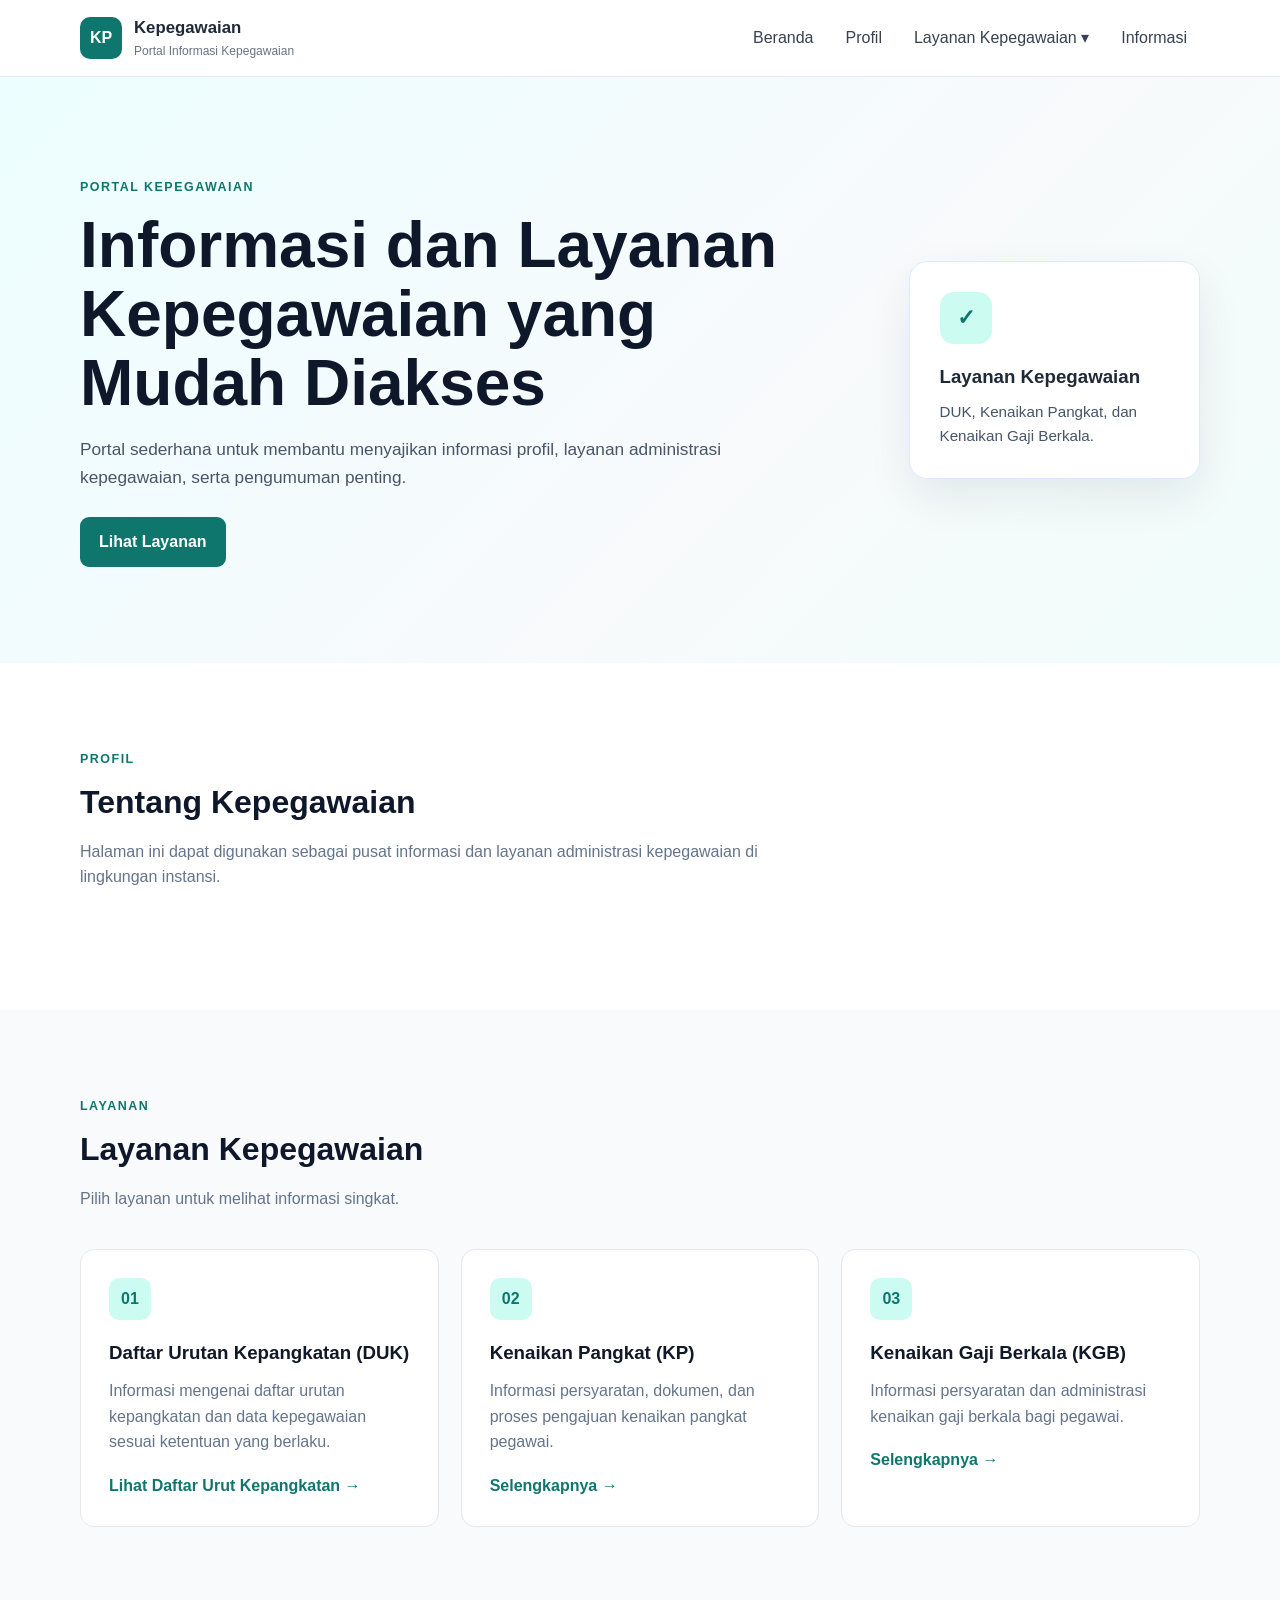
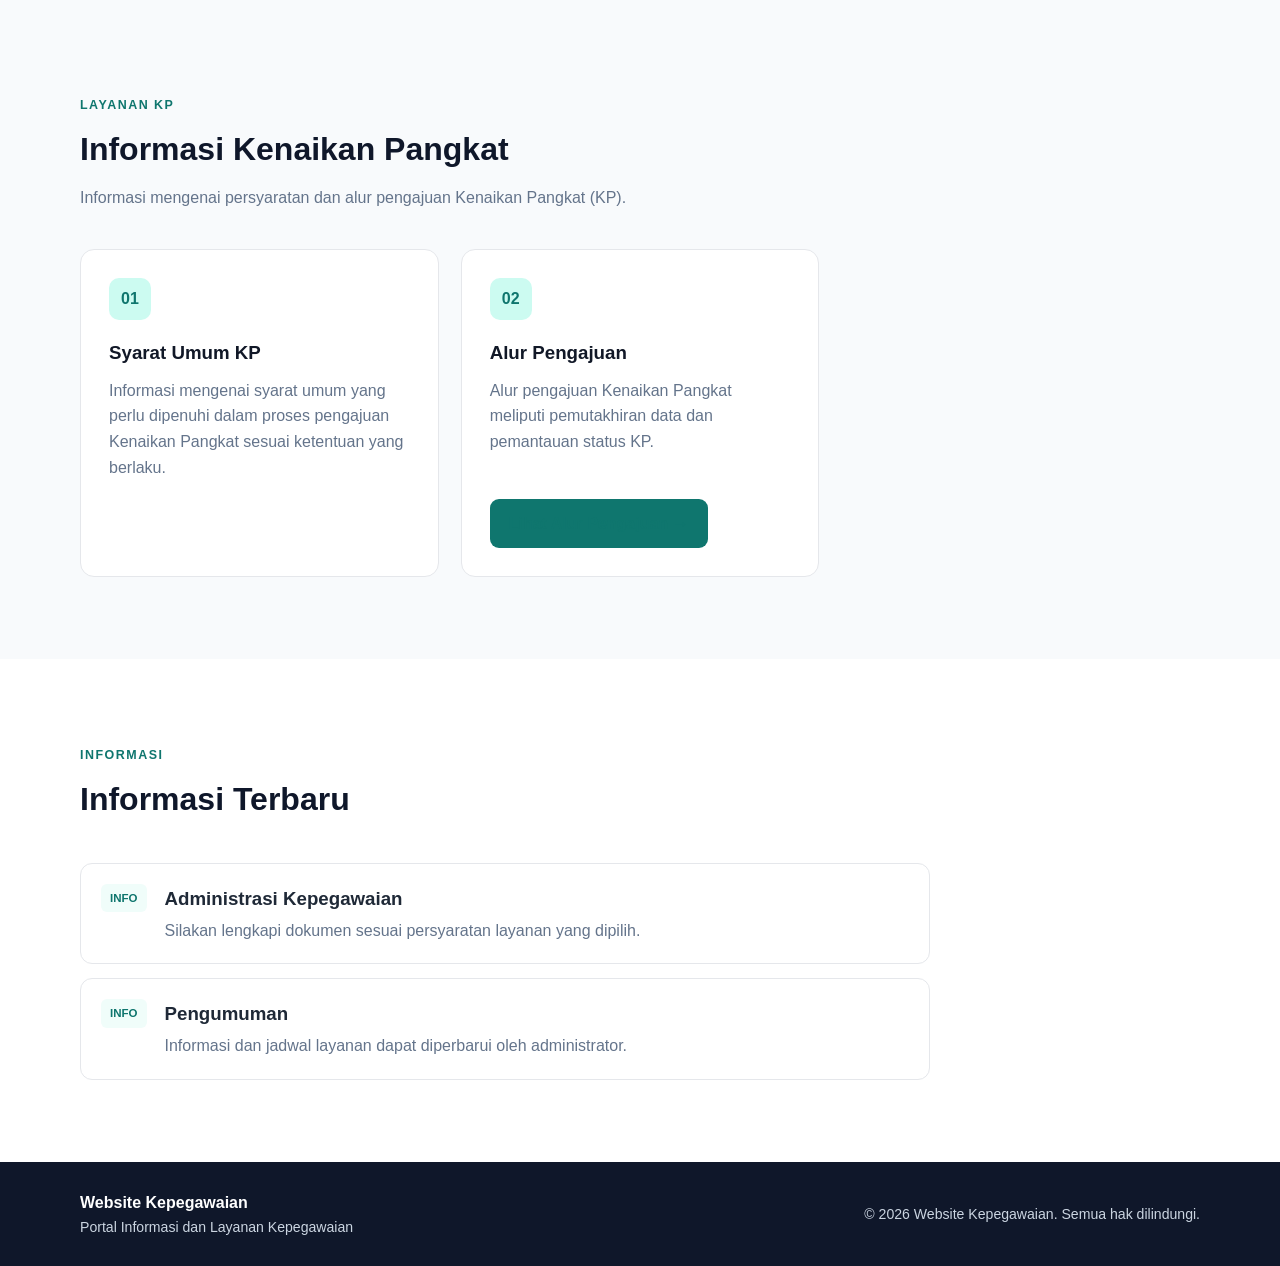
<file: public/index.html>
<!DOCTYPE html>
<html lang="id">
<head>
  <meta charset="UTF-8">
  <meta name="viewport" content="width=device-width, initial-scale=1.0">
  <meta name="description" content="Website Kepegawaian - layanan informasi dan administrasi kepegawaian.">
  <title>Website Kepegawaian</title>
  <link rel="stylesheet" href="style.css">

  <style>
    .submenu {
      position: relative;
    }

    .submenu-toggle {
      width: 100%;
      border: 0;
      background: transparent;
      color: inherit;
      font: inherit;
      text-align: left;
      cursor: pointer;
      padding: 10px 14px;
    }

    .submenu-menu {
      display: none;
      min-width: 250px;
    }

    .submenu:hover .submenu-menu,
    .submenu:focus-within .submenu-menu {
      display: block;
    }

    .submenu-menu a {
      display: block;
      white-space: nowrap;
    }

    @media (min-width: 769px) {
      .submenu-menu {
        position: absolute;
        left: 100%;
        top: 0;
      }
    }

    @media (max-width: 768px) {
      .submenu-menu {
        padding-left: 15px;
      }
    }
  </style>

</head>
<body>
  <header class="site-header">
    <div class="container nav-wrap">
      <a class="brand" href="#beranda" aria-label="Beranda">
        <span class="brand-mark">KP</span>
        <span>
          <strong>Kepegawaian</strong>
          <small>Portal Informasi Kepegawaian</small>
        </span>
      </a>

      <button class="menu-toggle" type="button" aria-label="Buka menu" aria-expanded="false">
        ☰
      </button>

      <nav class="main-nav" aria-label="Navigasi utama">
        <a href="#beranda">Beranda</a>
        <a href="#profil">Profil</a>
        <div class="dropdown">
          <button class="dropdown-toggle" type="button" aria-expanded="false">
            Layanan Kepegawaian ▾
          </button>
          <div class="dropdown-menu">
            <a href="duk.html">Daftar Urutan Kepangkatan (DUK)</a>
            <div class="submenu">
              <button class="submenu-toggle" type="button" aria-expanded="false">
                Kenaikan Pangkat (KP) ▸
              </button>
              <div class="submenu-menu">
                <a href="kp.html#syarat-umum">Syarat Umum Kenaikan Pangkat</a>
                <a href="alur-pengajuan-kp.html">Alur Pengajuan</a>
              </div>
            </div>
            <a href="#kgb">Kenaikan Gaji Berkala (KGB)</a>
          </div>
        </div>
        <a href="#informasi">Informasi</a>
      </nav>
    </div>
  </header>

  <main>
    <section id="beranda" class="hero">
      <div class="container hero-content">
        <div>
          <span class="eyebrow">PORTAL KEPEGAWAIAN</span>
          <h1>Informasi dan Layanan Kepegawaian yang Mudah Diakses</h1>
          <p>
            Portal sederhana untuk membantu menyajikan informasi profil,
            layanan administrasi kepegawaian, serta pengumuman penting.
          </p>
          <a class="btn btn-primary" href="#layanan">Lihat Layanan</a>
        </div>
        <div class="hero-card">
          <div class="hero-icon">✓</div>
          <h3>Layanan Kepegawaian</h3>
          <p>DUK, Kenaikan Pangkat, dan Kenaikan Gaji Berkala.</p>
        </div>
      </div>
    </section>

    <section id="profil" class="section">
      <div class="container">
        <div class="section-heading">
          <span class="eyebrow">PROFIL</span>
          <h2>Tentang Kepegawaian</h2>
          <p>
            Halaman ini dapat digunakan sebagai pusat informasi dan layanan
            administrasi kepegawaian di lingkungan instansi.
          </p>
        </div>
      </div>
    </section>

    <section id="layanan" class="section section-soft">
      <div class="container">
        <div class="section-heading">
          <span class="eyebrow">LAYANAN</span>
          <h2>Layanan Kepegawaian</h2>
          <p>Pilih layanan untuk melihat informasi singkat.</p>
        </div>

        <div class="cards">
          <article id="duk" class="card">
            <div class="card-icon">01</div>
            <h3>Daftar Urutan Kepangkatan (DUK)</h3>
            <p>
              Informasi mengenai daftar urutan kepangkatan dan data
              kepegawaian sesuai ketentuan yang berlaku.
            </p>
            <a href="duk.html">Lihat Daftar Urut Kepangkatan →</a>
          </article>

          <article id="kp" class="card">
            <div class="card-icon">02</div>
            <h3>Kenaikan Pangkat (KP)</h3>
            <p>
              Informasi persyaratan, dokumen, dan proses pengajuan kenaikan
              pangkat pegawai.
            </p>
            <a href="#informasi">Selengkapnya →</a>
          </article>

          <article id="kgb" class="card">
            <div class="card-icon">03</div>
            <h3>Kenaikan Gaji Berkala (KGB)</h3>
            <p>
              Informasi persyaratan dan administrasi kenaikan gaji berkala
              bagi pegawai.
            </p>
            <a href="#informasi">Selengkapnya →</a>
          </article>
        </div>
      </div>
    </section>
    <section id="kp-informasi" class="section section-soft">
      <div class="container">
        <div class="section-heading">
          <span class="eyebrow">LAYANAN KP</span>
          <h2>Informasi Kenaikan Pangkat</h2>
          <p>Informasi mengenai persyaratan dan alur pengajuan Kenaikan Pangkat (KP).</p>
        </div>

        <div class="cards">
          <article class="card">
            <div class="card-icon">01</div>
            <h3>Syarat Umum KP</h3>
            <p>
              Informasi mengenai syarat umum yang perlu dipenuhi dalam proses
              pengajuan Kenaikan Pangkat sesuai ketentuan yang berlaku.
            </p>
          </article>

          <article class="card">
            <div class="card-icon">02</div>
            <h3>Alur Pengajuan</h3>
            <p>
              Alur pengajuan Kenaikan Pangkat meliputi pemutakhiran data dan
              pemantauan status KP.
            </p>

            <div style="display:flex; flex-wrap:wrap; gap:12px; margin-top:18px;">
              <a class="btn btn-primary"
                 href="alur-pengajuan-kp.html">
                Lihat Alur Pengajuan →
              </a>
            </div>
          </article>
        </div>
      </div>
    </section>

<section id="informasi" class="section">
      <div class="container">
        <div class="section-heading">
          <span class="eyebrow">INFORMASI</span>
          <h2>Informasi Terbaru</h2>
        </div>
        <div class="info-list">
          <div class="info-item">
            <span class="info-date">INFO</span>
            <div>
              <h3>Administrasi Kepegawaian</h3>
              <p>Silakan lengkapi dokumen sesuai persyaratan layanan yang dipilih.</p>
            </div>
          </div>
          <div class="info-item">
            <span class="info-date">INFO</span>
            <div>
              <h3>Pengumuman</h3>
              <p>Informasi dan jadwal layanan dapat diperbarui oleh administrator.</p>
            </div>
          </div>
        </div>
      </div>
    </section>
  </main>

  <footer class="site-footer">
    <div class="container footer-wrap">
      <div>
        <strong>Website Kepegawaian</strong>
        <p>Portal Informasi dan Layanan Kepegawaian</p>
      </div>
      <p>© <span id="year"></span> Website Kepegawaian. Semua hak dilindungi.</p>
    </div>
  </footer>

  <script src="script.js"></script>
</body>
</html>
</file>
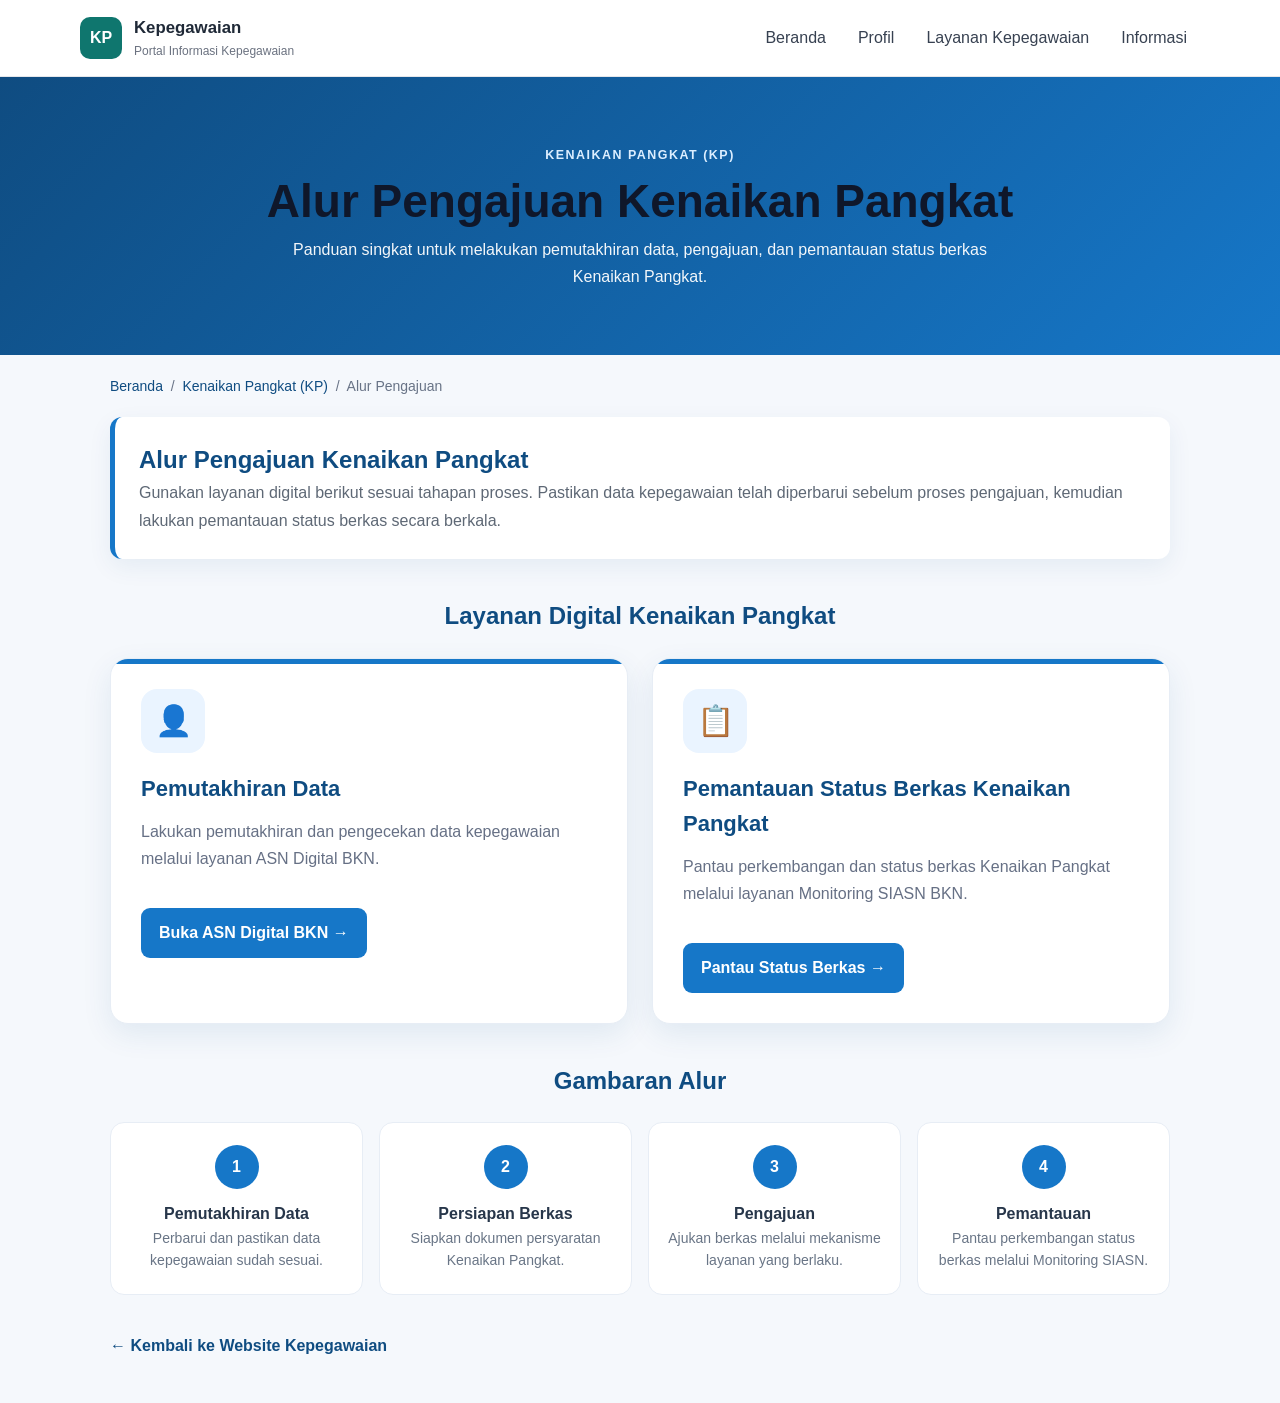
<file: public/alur-pengajuan-kp.html>
<!DOCTYPE html>
<html lang="id">
<head>
  <meta charset="UTF-8">
  <meta name="viewport" content="width=device-width, initial-scale=1.0">
  <meta name="description" content="Alur Pengajuan Kenaikan Pangkat - Website Kepegawaian.">
  <title>Alur Pengajuan Kenaikan Pangkat</title>
  <link rel="stylesheet" href="style.css">
  <style>
    .kp-page { min-height: 100vh; background: #f5f8fc; }
    .kp-hero {
      background: linear-gradient(135deg, #0f4c81, #1677c8);
      color: #fff; padding: 64px 20px; text-align: center;
    }
    .kp-hero .eyebrow { color: #dceeff; }
    .kp-hero h1 { margin: 10px auto; font-size: clamp(30px, 5vw, 46px); }
    .kp-hero p { max-width: 760px; margin: 0 auto; line-height: 1.7; opacity: .95; }
    .kp-container { max-width: 1100px; margin: auto; padding: 0 20px; }
    .breadcrumb { padding: 20px 0; color: #687386; font-size: 14px; }
    .breadcrumb a { color: #0f4c81; text-decoration: none; }
    .intro {
      background: #fff; border-left: 5px solid #1677c8; border-radius: 12px;
      padding: 24px; box-shadow: 0 8px 25px rgba(15,76,129,.07); margin-bottom: 30px;
    }
    .intro h2 { color: #0f4c81; margin-top: 0; }
    .intro p { color: #5e6875; line-height: 1.75; margin-bottom: 0; }
    .section-title { text-align: center; color: #0f4c81; margin: 38px 0 22px; }
    .service-grid {
      display: grid; grid-template-columns: repeat(2, 1fr); gap: 24px;
    }
    .service-card {
      background: #fff; border-radius: 18px; padding: 30px;
      box-shadow: 0 10px 30px rgba(15,76,129,.09);
      border: 1px solid #e7edf5; position: relative; overflow: hidden;
      transition: transform .25s ease, box-shadow .25s ease;
    }
    .service-card:hover { transform: translateY(-6px); box-shadow: 0 16px 38px rgba(15,76,129,.14); }
    .service-card::before {
      content: ""; position: absolute; left: 0; top: 0; right: 0; height: 5px; background: #1677c8;
    }
    .service-icon {
      width: 64px; height: 64px; display: grid; place-items: center;
      border-radius: 16px; background: #eaf4ff; font-size: 30px; margin-bottom: 18px;
    }
    .service-card h3 { color: #0f4c81; margin: 0 0 12px; font-size: 22px; }
    .service-card p { color: #667085; line-height: 1.7; min-height: 82px; }
    .service-btn {
      display: inline-flex; align-items: center; gap: 8px; margin-top: 8px;
      padding: 12px 18px; border-radius: 9px; background: #1677c8; color: #fff;
      text-decoration: none; font-weight: 700;
    }
    .service-btn:hover { background: #0f4c81; }
    .steps {
      display: grid; grid-template-columns: repeat(4, 1fr); gap: 16px; margin-bottom: 38px;
    }
    .step {
      background: #fff; border: 1px solid #e7edf5; border-radius: 14px;
      padding: 22px 16px; text-align: center;
    }
    .step-number {
      width: 44px; height: 44px; margin: 0 auto 12px; border-radius: 50%;
      display: grid; place-items: center; background: #1677c8; color: #fff; font-weight: 800;
    }
    .step h3 { font-size: 16px; color: #27364a; }
    .step p { color: #697586; font-size: 14px; line-height: 1.6; }
    .back { display: inline-block; margin: 0 0 45px; color: #0f4c81; text-decoration: none; font-weight: 700; }
    @media (max-width: 800px) {
      .service-grid, .steps { grid-template-columns: 1fr; }
    }
  </style>
</head>
<body>
  <div class="kp-page">
    <header class="site-header">
      <div class="container nav-wrap">
        <a class="brand" href="index.html" aria-label="Beranda">
          <span class="brand-mark">KP</span>
          <span>
            <strong>Kepegawaian</strong>
            <small>Portal Informasi Kepegawaian</small>
          </span>
        </a>
        <nav class="main-nav" aria-label="Navigasi utama">
          <a href="index.html#beranda">Beranda</a>
          <a href="index.html#profil">Profil</a>
          <a href="index.html#layanan">Layanan Kepegawaian</a>
          <a href="index.html#informasi">Informasi</a>
        </nav>
      </div>
    </header>

    <section class="kp-hero">
      <div class="kp-container">
        <span class="eyebrow">KENAIKAN PANGKAT (KP)</span>
        <h1>Alur Pengajuan Kenaikan Pangkat</h1>
        <p>Panduan singkat untuk melakukan pemutakhiran data, pengajuan, dan pemantauan status berkas Kenaikan Pangkat.</p>
      </div>
    </section>

    <main class="kp-container">
      <div class="breadcrumb">
        <a href="index.html">Beranda</a> &nbsp;/&nbsp;
        <a href="index.html#kp">Kenaikan Pangkat (KP)</a> &nbsp;/&nbsp;
        Alur Pengajuan
      </div>

      <section class="intro">
        <h2>Alur Pengajuan Kenaikan Pangkat</h2>
        <p>Gunakan layanan digital berikut sesuai tahapan proses. Pastikan data kepegawaian telah diperbarui sebelum proses pengajuan, kemudian lakukan pemantauan status berkas secara berkala.</p>
      </section>

      <h2 class="section-title">Layanan Digital Kenaikan Pangkat</h2>

      <div class="service-grid">
        <article class="service-card">
          <div class="service-icon">👤</div>
          <h3>Pemutakhiran Data</h3>
          <p>Lakukan pemutakhiran dan pengecekan data kepegawaian melalui layanan ASN Digital BKN.</p>
          <a class="service-btn" href="https://asndigital.bkn.go.id/login" target="_blank" rel="noopener noreferrer">
            Buka ASN Digital BKN →
          </a>
        </article>

        <article class="service-card">
          <div class="service-icon">📋</div>
          <h3>Pemantauan Status Berkas Kenaikan Pangkat</h3>
          <p>Pantau perkembangan dan status berkas Kenaikan Pangkat melalui layanan Monitoring SIASN BKN.</p>
          <a class="service-btn" href="https://monitoring-siasn.bkn.go.id/" target="_blank" rel="noopener noreferrer">
            Pantau Status Berkas →
          </a>
        </article>
      </div>

      <h2 class="section-title">Gambaran Alur</h2>
      <div class="steps">
        <article class="step">
          <div class="step-number">1</div>
          <h3>Pemutakhiran Data</h3>
          <p>Perbarui dan pastikan data kepegawaian sudah sesuai.</p>
        </article>
        <article class="step">
          <div class="step-number">2</div>
          <h3>Persiapan Berkas</h3>
          <p>Siapkan dokumen persyaratan Kenaikan Pangkat.</p>
        </article>
        <article class="step">
          <div class="step-number">3</div>
          <h3>Pengajuan</h3>
          <p>Ajukan berkas melalui mekanisme layanan yang berlaku.</p>
        </article>
        <article class="step">
          <div class="step-number">4</div>
          <h3>Pemantauan</h3>
          <p>Pantau perkembangan status berkas melalui Monitoring SIASN.</p>
        </article>
      </div>

      <a class="back" href="index.html">← Kembali ke Website Kepegawaian</a>
    </main>
  </div>

  <script src="script.js"></script>
</body>
</html>
</file>
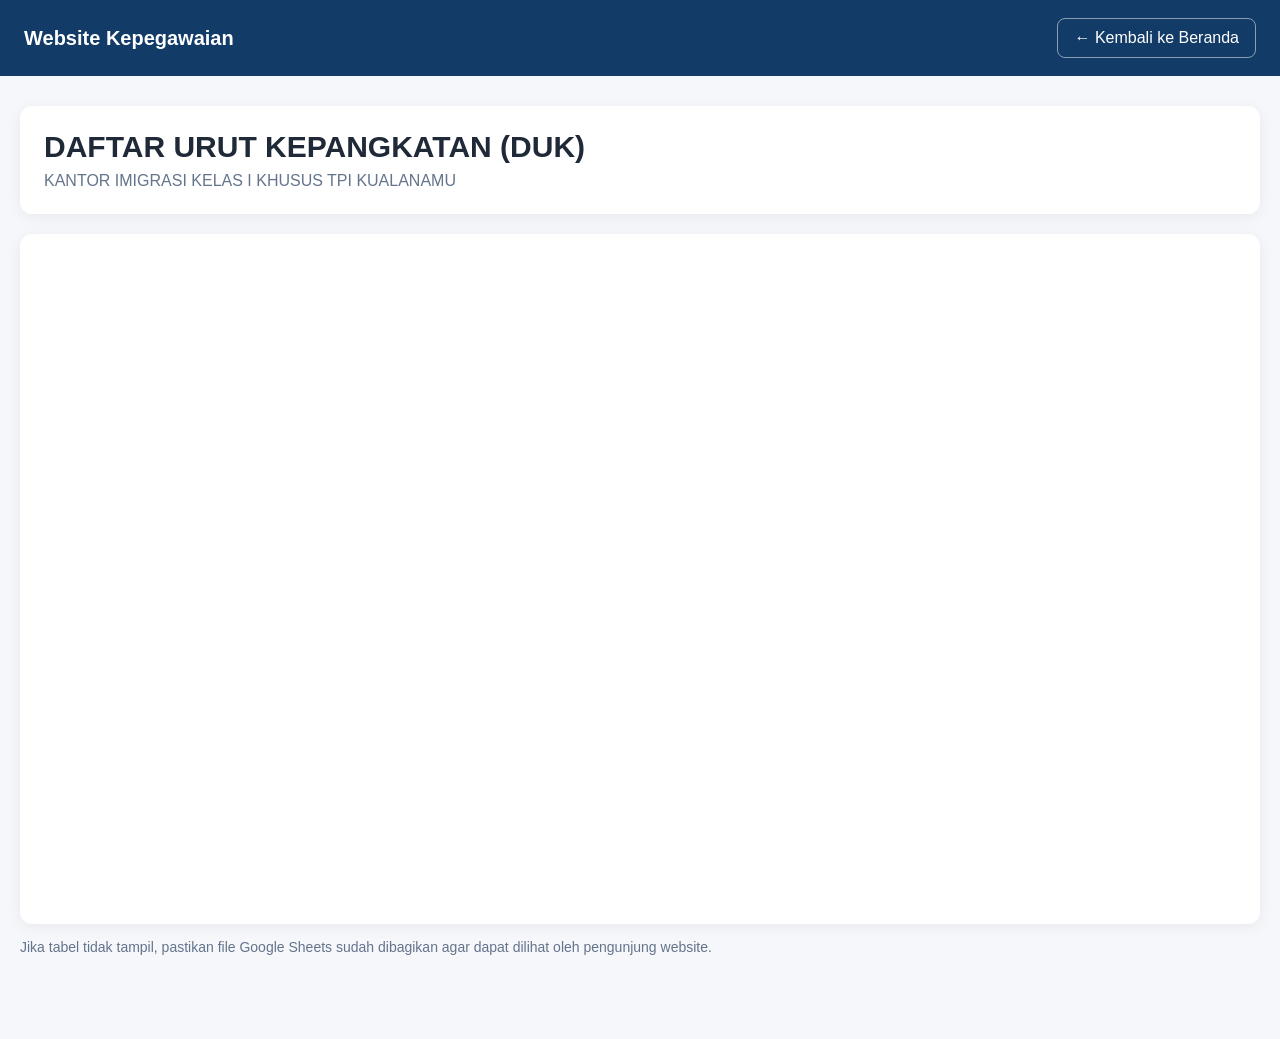
<file: public/duk.html>
<!DOCTYPE html>
<html lang="id">
<head>
  <meta charset="UTF-8">
  <meta name="viewport" content="width=device-width, initial-scale=1.0">
  <meta name="description" content="Daftar Urut Kepangkatan (DUK)">
  <title>Daftar Urut Kepangkatan (DUK)</title>
  <style>
    * { box-sizing: border-box; }
    body {
      margin: 0;
      font-family: Arial, Helvetica, sans-serif;
      background: #f5f7fb;
      color: #1f2937;
    }
    header {
      background: #123b67;
      color: white;
      padding: 18px 24px;
    }
    .header-inner {
      max-width: 1400px;
      margin: auto;
      display: flex;
      align-items: center;
      justify-content: space-between;
      gap: 20px;
    }
    .brand {
      font-size: 20px;
      font-weight: 700;
    }
    .back {
      color: white;
      text-decoration: none;
      padding: 10px 16px;
      border: 1px solid rgba(255,255,255,.5);
      border-radius: 8px;
    }
    main {
      max-width: 1400px;
      margin: 30px auto;
      padding: 0 20px 40px;
    }
    .title {
      background: white;
      border-radius: 12px;
      padding: 24px;
      margin-bottom: 20px;
      box-shadow: 0 3px 15px rgba(0,0,0,.06);
    }
    h1 {
      margin: 0 0 8px;
      font-size: 30px;
    }
    .title p {
      margin: 0;
      color: #64748b;
    }
    .sheet {
      background: white;
      border-radius: 12px;
      padding: 10px;
      box-shadow: 0 3px 15px rgba(0,0,0,.06);
      overflow: hidden;
    }
    iframe {
      display: block;
      width: 100%;
      height: calc(100vh - 230px);
      min-height: 650px;
      border: 0;
    }
    .notice {
      margin-top: 15px;
      font-size: 14px;
      color: #64748b;
    }
  </style>
</head>
<body>
  <header>
    <div class="header-inner">
      <div class="brand">Website Kepegawaian</div>
      <a class="back" href="index.html">← Kembali ke Beranda</a>
    </div>
  </header>

  <main>
    <section class="title">
      <h1>DAFTAR URUT KEPANGKATAN (DUK)</h1>
      <p>KANTOR IMIGRASI KELAS I KHUSUS TPI KUALANAMU</p>
    </section>

    <section class="sheet">
      <iframe
        src="https://docs.google.com/spreadsheets/d/1XnYOJeYaA2O5eQEli3tSc2nnr5SPo4yf6PP1X-BtFCE/edit?gid=1743467230#gid=1743467230"
        title="Tabel Lengkap Daftar Urut Kepangkatan (DUK)"
        loading="lazy">
      </iframe>
    </section>

    <p class="notice">
      Jika tabel tidak tampil, pastikan file Google Sheets sudah dibagikan
      agar dapat dilihat oleh pengunjung website.
    </p>
  </main>
</body>
</html>
</file>
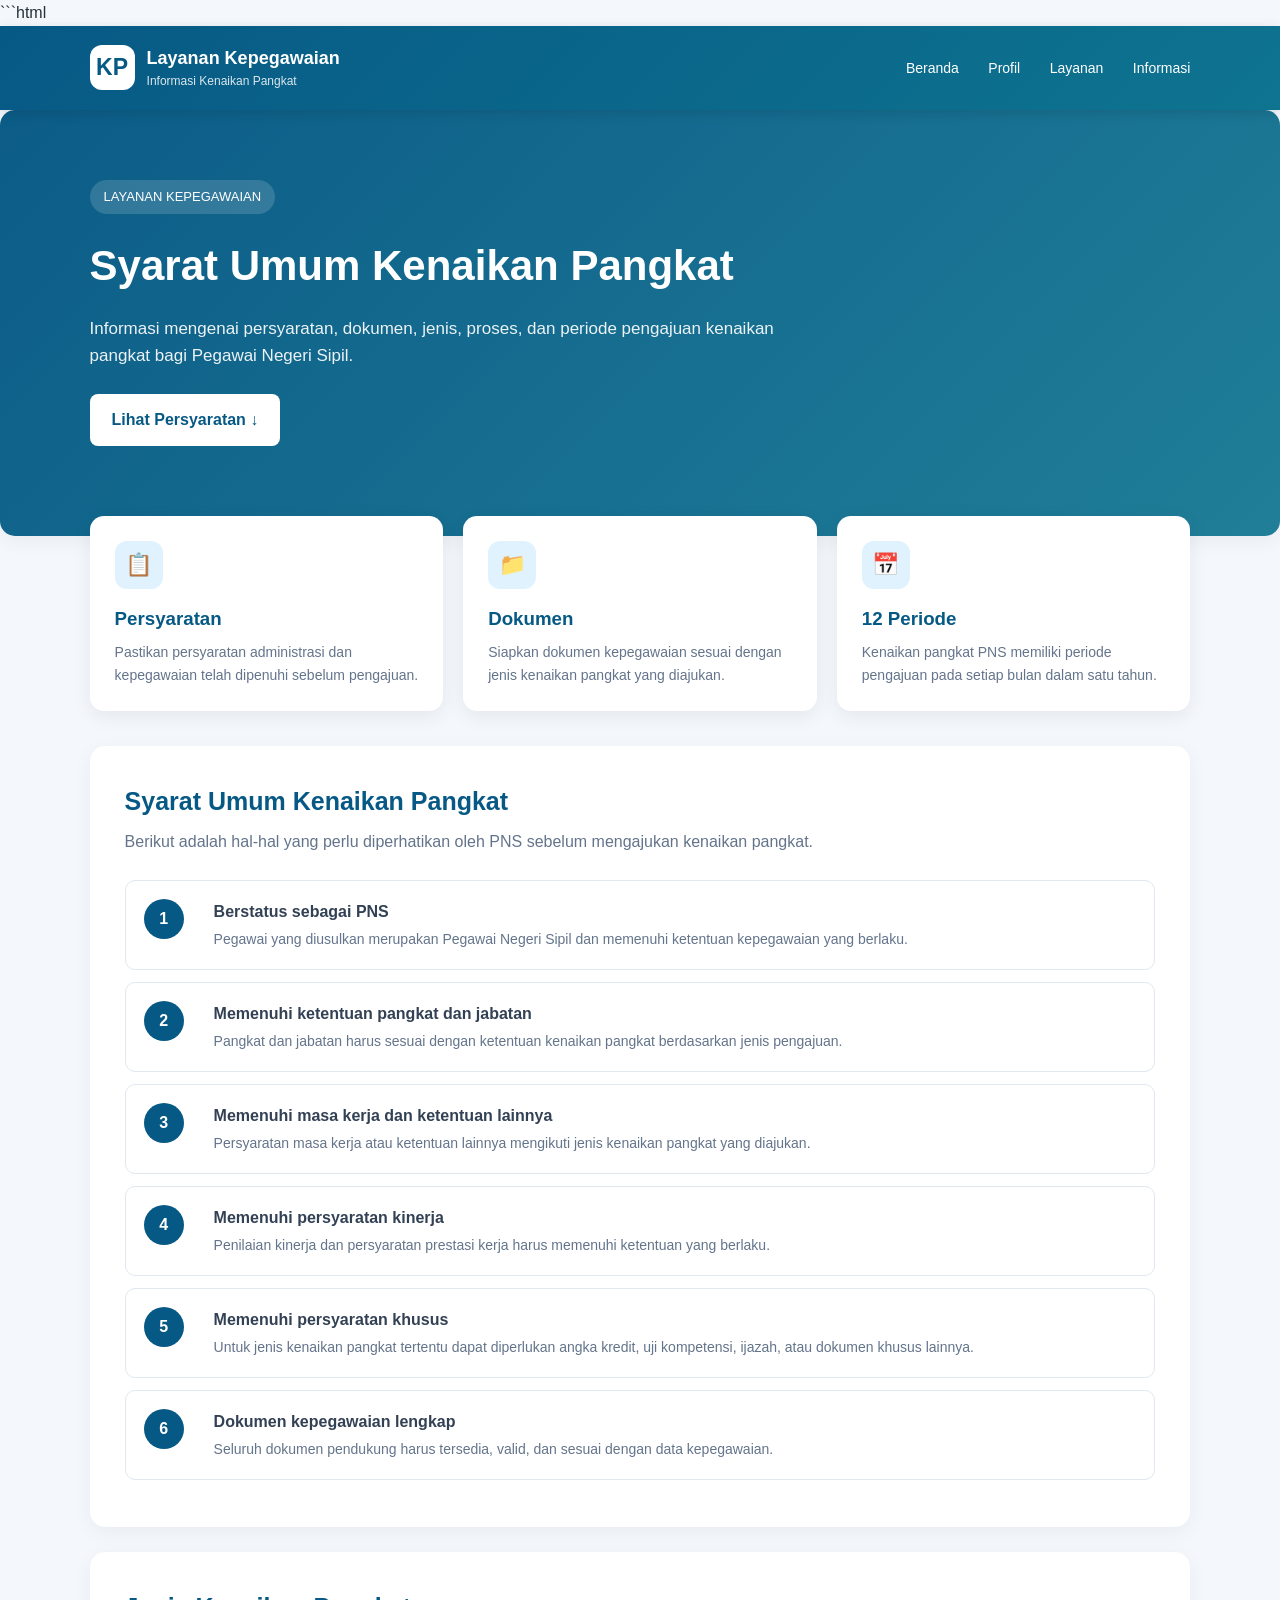
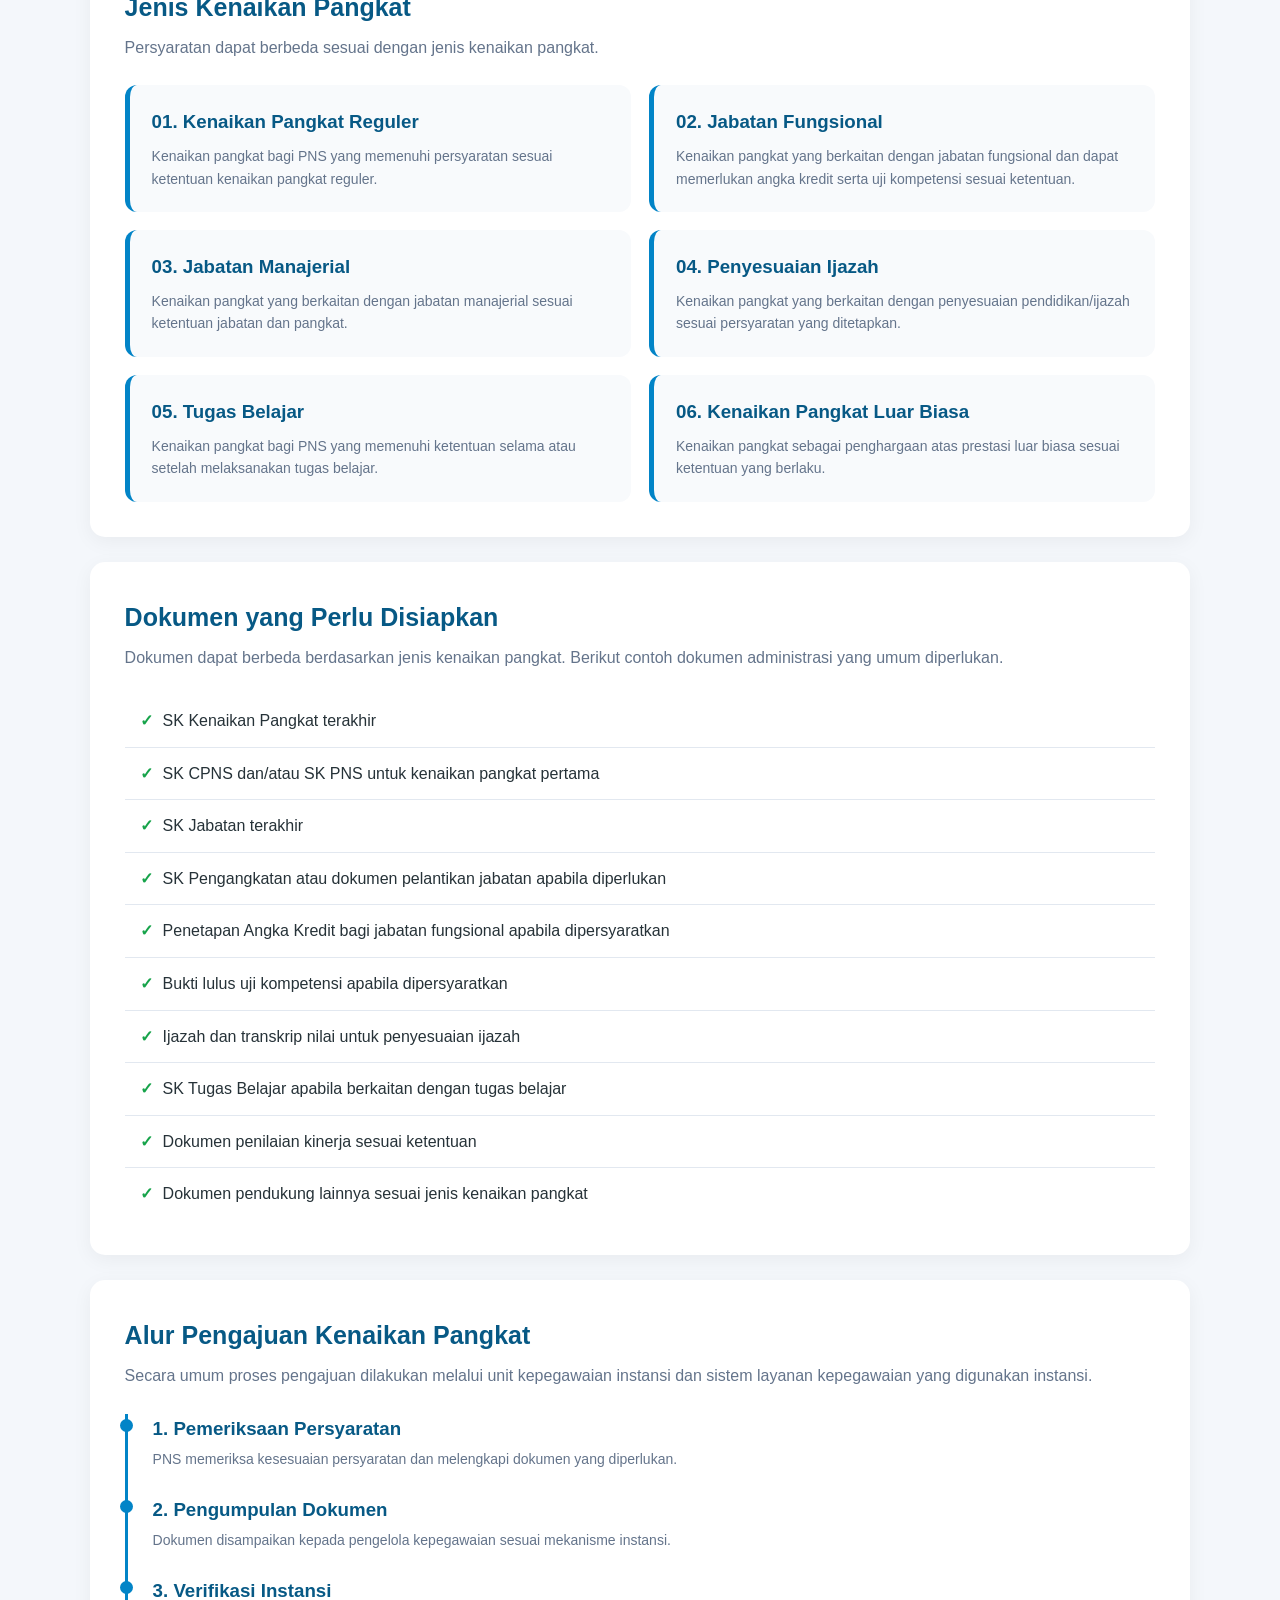
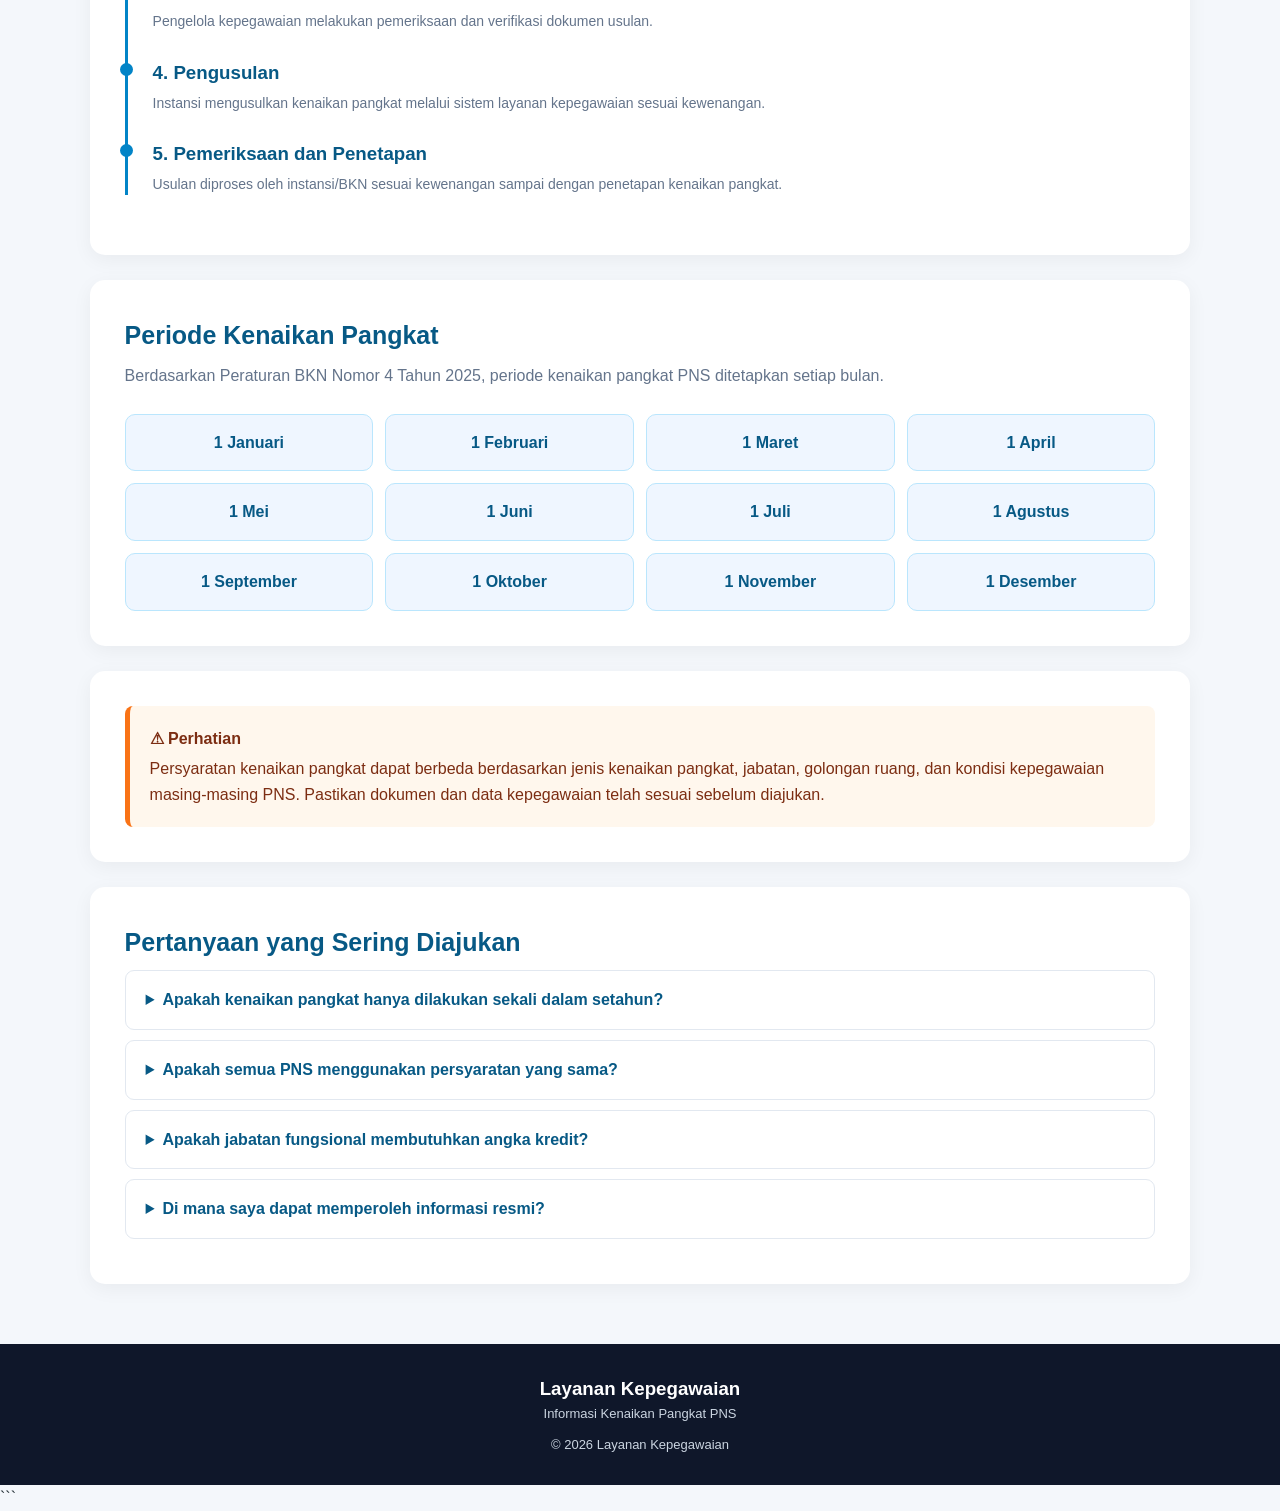
<file: public/kp.html>
```html
<!DOCTYPE html>
<html lang="id">
<head>
    <meta charset="UTF-8">
    <meta name="viewport" content="width=device-width, initial-scale=1.0">

    <title>Syarat Kenaikan Pangkat | Layanan Kepegawaian</title>

    <style>
        * {
            margin: 0;
            padding: 0;
            box-sizing: border-box;
            font-family: Arial, Helvetica, sans-serif;
        }

        body {
            background: #f4f7fb;
            color: #263238;
            line-height: 1.6;
        }

        /* HEADER */
        header {
            background: linear-gradient(135deg, #075985, #0e7490);
            color: white;
            padding: 18px 7%;
            display: flex;
            align-items: center;
            justify-content: space-between;
            position: sticky;
            top: 0;
            z-index: 1000;
            box-shadow: 0 3px 12px rgba(0,0,0,0.12);
        }

        .logo {
            display: flex;
            align-items: center;
            gap: 12px;
        }

        .logo-icon {
            width: 45px;
            height: 45px;
            background: white;
            color: #075985;
            border-radius: 12px;
            display: flex;
            align-items: center;
            justify-content: center;
            font-size: 23px;
            font-weight: bold;
        }

        .logo h2 {
            font-size: 18px;
        }

        .logo span {
            font-size: 12px;
            opacity: .85;
        }

        nav a {
            color: white;
            text-decoration: none;
            margin-left: 25px;
            font-size: 14px;
            transition: .3s;
        }

        nav a:hover {
            opacity: .7;
        }

        /* HERO */
        .hero {
            background: linear-gradient(
                135deg,
                rgba(7,89,133,.98),
                rgba(14,116,144,.92)
            );
            color: white;
            padding: 70px 7% 90px;
        }

        .hero-content {
            max-width: 850px;
        }

        .badge {
            display: inline-block;
            background: rgba(255,255,255,.15);
            padding: 7px 14px;
            border-radius: 30px;
            font-size: 13px;
            margin-bottom: 18px;
        }

        .hero h1 {
            font-size: 42px;
            margin-bottom: 15px;
        }

        .hero p {
            font-size: 17px;
            max-width: 720px;
            opacity: .92;
        }

        .hero-button {
            display: inline-block;
            margin-top: 25px;
            background: white;
            color: #075985;
            padding: 13px 22px;
            border-radius: 8px;
            text-decoration: none;
            font-weight: bold;
        }

        /* CONTAINER */
        .container {
            width: 86%;
            max-width: 1200px;
            margin: -45px auto 60px;
            position: relative;
        }

        /* INFO CARDS */
        .info-grid {
            display: grid;
            grid-template-columns: repeat(3, 1fr);
            gap: 20px;
            margin-bottom: 35px;
        }

        .info-card {
            background: white;
            padding: 25px;
            border-radius: 14px;
            box-shadow: 0 5px 20px rgba(0,0,0,.07);
        }

        .icon {
            width: 48px;
            height: 48px;
            border-radius: 12px;
            background: #e0f2fe;
            color: #0369a1;
            display: flex;
            align-items: center;
            justify-content: center;
            font-size: 22px;
            margin-bottom: 15px;
        }

        .info-card h3 {
            margin-bottom: 8px;
            color: #075985;
        }

        .info-card p {
            font-size: 14px;
            color: #64748b;
        }

        /* SECTION */
        section {
            background: white;
            padding: 35px;
            border-radius: 15px;
            margin-bottom: 25px;
            box-shadow: 0 5px 20px rgba(0,0,0,.05);
        }

        .section-title {
            color: #075985;
            margin-bottom: 8px;
            font-size: 25px;
        }

        .section-desc {
            color: #64748b;
            margin-bottom: 25px;
        }

        /* REQUIREMENT */
        .requirement {
            display: grid;
            grid-template-columns: 55px 1fr;
            gap: 15px;
            padding: 18px;
            border: 1px solid #e2e8f0;
            border-radius: 10px;
            margin-bottom: 12px;
            transition: .25s;
        }

        .requirement:hover {
            border-color: #38bdf8;
            transform: translateY(-2px);
        }

        .number {
            width: 40px;
            height: 40px;
            background: #075985;
            color: white;
            border-radius: 50%;
            display: flex;
            justify-content: center;
            align-items: center;
            font-weight: bold;
        }

        .requirement h4 {
            margin-bottom: 4px;
            color: #334155;
        }

        .requirement p {
            color: #64748b;
            font-size: 14px;
        }

        /* JENIS KP */
        .kp-grid {
            display: grid;
            grid-template-columns: repeat(2, 1fr);
            gap: 18px;
        }

        .kp-card {
            padding: 22px;
            border-radius: 12px;
            background: #f8fafc;
            border-left: 5px solid #0284c7;
        }

        .kp-card h3 {
            color: #075985;
            margin-bottom: 8px;
        }

        .kp-card p {
            color: #64748b;
            font-size: 14px;
        }

        /* DOCUMENT */
        .document-list {
            list-style: none;
        }

        .document-list li {
            padding: 13px 15px;
            border-bottom: 1px solid #e2e8f0;
        }

        .document-list li:last-child {
            border-bottom: none;
        }

        .document-list li::before {
            content: "✓";
            color: #16a34a;
            font-weight: bold;
            margin-right: 10px;
        }

        /* TIMELINE */
        .timeline {
            border-left: 3px solid #0284c7;
            padding-left: 25px;
        }

        .timeline-item {
            position: relative;
            margin-bottom: 25px;
        }

        .timeline-item::before {
            content: "";
            position: absolute;
            width: 13px;
            height: 13px;
            background: #0284c7;
            border-radius: 50%;
            left: -33px;
            top: 5px;
        }

        .timeline-item h3 {
            color: #075985;
            margin-bottom: 4px;
        }

        .timeline-item p {
            color: #64748b;
            font-size: 14px;
        }

        /* PERIOD */
        .period-grid {
            display: grid;
            grid-template-columns: repeat(4, 1fr);
            gap: 12px;
        }

        .period {
            background: #eff6ff;
            border: 1px solid #bae6fd;
            padding: 15px;
            text-align: center;
            border-radius: 10px;
            color: #075985;
            font-weight: bold;
        }

        /* WARNING */
        .warning {
            background: #fff7ed;
            border-left: 5px solid #f97316;
            padding: 20px;
            border-radius: 8px;
            color: #7c2d12;
        }

        .warning strong {
            display: block;
            margin-bottom: 5px;
        }

        /* FAQ */
        details {
            border: 1px solid #e2e8f0;
            border-radius: 9px;
            padding: 16px 20px;
            margin-bottom: 10px;
        }

        summary {
            cursor: pointer;
            font-weight: bold;
            color: #075985;
        }

        details p {
            margin-top: 12px;
            color: #64748b;
            font-size: 14px;
        }

        /* FOOTER */
        footer {
            background: #0f172a;
            color: white;
            text-align: center;
            padding: 30px 7%;
        }

        footer p {
            font-size: 13px;
            color: #cbd5e1;
        }

        /* RESPONSIVE */
        @media (max-width: 850px) {
            header {
                flex-direction: column;
                gap: 15px;
            }

            nav a {
                margin: 0 8px;
            }

            .hero h1 {
                font-size: 32px;
            }

            .info-grid,
            .kp-grid {
                grid-template-columns: 1fr;
            }

            .period-grid {
                grid-template-columns: repeat(2, 1fr);
            }
        }

        @media (max-width: 550px) {
            .hero {
                padding: 50px 7% 70px;
            }

            .hero h1 {
                font-size: 28px;
            }

            .container {
                width: 92%;
            }

            section {
                padding: 25px 20px;
            }

            .period-grid {
                grid-template-columns: 1fr;
            }
        }
    </style>
</head>

<body>

<header>
    <div class="logo">
        <div class="logo-icon">KP</div>
        <div>
            <h2>Layanan Kepegawaian</h2>
            <span>Informasi Kenaikan Pangkat</span>
        </div>
    </div>

    <nav>
        <a href="index.html">Beranda</a>
        <a href="#">Profil</a>
        <a href="#">Layanan</a>
        <a href="#">Informasi</a>
    </nav>
</header>


<section class="hero">
    <div class="hero-content">
        <span class="badge">LAYANAN KEPEGAWAIAN</span>

        <h1>Syarat Umum Kenaikan Pangkat</h1>

        <p>
            Informasi mengenai persyaratan, dokumen, jenis, proses,
            dan periode pengajuan kenaikan pangkat bagi Pegawai Negeri Sipil.
        </p>

        <a href="#persyaratan" class="hero-button">
            Lihat Persyaratan ↓
        </a>
    </div>
</section>


<main class="container">

    <!-- INFORMASI SINGKAT -->
    <div class="info-grid">

        <div class="info-card">
            <div class="icon">📋</div>
            <h3>Persyaratan</h3>
            <p>
                Pastikan persyaratan administrasi dan kepegawaian
                telah dipenuhi sebelum pengajuan.
            </p>
        </div>

        <div class="info-card">
            <div class="icon">📁</div>
            <h3>Dokumen</h3>
            <p>
                Siapkan dokumen kepegawaian sesuai dengan jenis
                kenaikan pangkat yang diajukan.
            </p>
        </div>

        <div class="info-card">
            <div class="icon">📅</div>
            <h3>12 Periode</h3>
            <p>
                Kenaikan pangkat PNS memiliki periode pengajuan
                pada setiap bulan dalam satu tahun.
            </p>
        </div>

    </div>


    <!-- SYARAT -->
    <section id="persyaratan">

        <h2 class="section-title">
            Syarat Umum Kenaikan Pangkat
        </h2>

        <p class="section-desc">
            Berikut adalah hal-hal yang perlu diperhatikan oleh PNS
            sebelum mengajukan kenaikan pangkat.
        </p>

        <div class="requirement">
            <div class="number">1</div>
            <div>
                <h4>Berstatus sebagai PNS</h4>
                <p>
                    Pegawai yang diusulkan merupakan Pegawai Negeri Sipil
                    dan memenuhi ketentuan kepegawaian yang berlaku.
                </p>
            </div>
        </div>

        <div class="requirement">
            <div class="number">2</div>
            <div>
                <h4>Memenuhi ketentuan pangkat dan jabatan</h4>
                <p>
                    Pangkat dan jabatan harus sesuai dengan ketentuan
                    kenaikan pangkat berdasarkan jenis pengajuan.
                </p>
            </div>
        </div>

        <div class="requirement">
            <div class="number">3</div>
            <div>
                <h4>Memenuhi masa kerja dan ketentuan lainnya</h4>
                <p>
                    Persyaratan masa kerja atau ketentuan lainnya
                    mengikuti jenis kenaikan pangkat yang diajukan.
                </p>
            </div>
        </div>

        <div class="requirement">
            <div class="number">4</div>
            <div>
                <h4>Memenuhi persyaratan kinerja</h4>
                <p>
                    Penilaian kinerja dan persyaratan prestasi kerja
                    harus memenuhi ketentuan yang berlaku.
                </p>
            </div>
        </div>

        <div class="requirement">
            <div class="number">5</div>
            <div>
                <h4>Memenuhi persyaratan khusus</h4>
                <p>
                    Untuk jenis kenaikan pangkat tertentu dapat diperlukan
                    angka kredit, uji kompetensi, ijazah, atau dokumen khusus
                    lainnya.
                </p>
            </div>
        </div>

        <div class="requirement">
            <div class="number">6</div>
            <div>
                <h4>Dokumen kepegawaian lengkap</h4>
                <p>
                    Seluruh dokumen pendukung harus tersedia, valid,
                    dan sesuai dengan data kepegawaian.
                </p>
            </div>
        </div>

    </section>


    <!-- JENIS KP -->
    <section>

        <h2 class="section-title">
            Jenis Kenaikan Pangkat
        </h2>

        <p class="section-desc">
            Persyaratan dapat berbeda sesuai dengan jenis kenaikan pangkat.
        </p>

        <div class="kp-grid">

            <div class="kp-card">
                <h3>01. Kenaikan Pangkat Reguler</h3>
                <p>
                    Kenaikan pangkat bagi PNS yang memenuhi persyaratan
                    sesuai ketentuan kenaikan pangkat reguler.
                </p>
            </div>

            <div class="kp-card">
                <h3>02. Jabatan Fungsional</h3>
                <p>
                    Kenaikan pangkat yang berkaitan dengan jabatan
                    fungsional dan dapat memerlukan angka kredit serta
                    uji kompetensi sesuai ketentuan.
                </p>
            </div>

            <div class="kp-card">
                <h3>03. Jabatan Manajerial</h3>
                <p>
                    Kenaikan pangkat yang berkaitan dengan jabatan
                    manajerial sesuai ketentuan jabatan dan pangkat.
                </p>
            </div>

            <div class="kp-card">
                <h3>04. Penyesuaian Ijazah</h3>
                <p>
                    Kenaikan pangkat yang berkaitan dengan penyesuaian
                    pendidikan/ijazah sesuai persyaratan yang ditetapkan.
                </p>
            </div>

            <div class="kp-card">
                <h3>05. Tugas Belajar</h3>
                <p>
                    Kenaikan pangkat bagi PNS yang memenuhi ketentuan
                    selama atau setelah melaksanakan tugas belajar.
                </p>
            </div>

            <div class="kp-card">
                <h3>06. Kenaikan Pangkat Luar Biasa</h3>
                <p>
                    Kenaikan pangkat sebagai penghargaan atas prestasi
                    luar biasa sesuai ketentuan yang berlaku.
                </p>
            </div>

        </div>

    </section>


    <!-- DOKUMEN -->
    <section>

        <h2 class="section-title">
            Dokumen yang Perlu Disiapkan
        </h2>

        <p class="section-desc">
            Dokumen dapat berbeda berdasarkan jenis kenaikan pangkat.
            Berikut contoh dokumen administrasi yang umum diperlukan.
        </p>

        <ul class="document-list">

            <li>SK Kenaikan Pangkat terakhir</li>

            <li>SK CPNS dan/atau SK PNS untuk kenaikan pangkat pertama</li>

            <li>SK Jabatan terakhir</li>

            <li>SK Pengangkatan atau dokumen pelantikan jabatan apabila diperlukan</li>

            <li>Penetapan Angka Kredit bagi jabatan fungsional apabila dipersyaratkan</li>

            <li>Bukti lulus uji kompetensi apabila dipersyaratkan</li>

            <li>Ijazah dan transkrip nilai untuk penyesuaian ijazah</li>

            <li>SK Tugas Belajar apabila berkaitan dengan tugas belajar</li>

            <li>Dokumen penilaian kinerja sesuai ketentuan</li>

            <li>Dokumen pendukung lainnya sesuai jenis kenaikan pangkat</li>

        </ul>

    </section>


    <!-- ALUR -->
    <section>

        <h2 class="section-title">
            Alur Pengajuan Kenaikan Pangkat
        </h2>

        <p class="section-desc">
            Secara umum proses pengajuan dilakukan melalui unit kepegawaian
            instansi dan sistem layanan kepegawaian yang digunakan instansi.
        </p>

        <div class="timeline">

            <div class="timeline-item">
                <h3>1. Pemeriksaan Persyaratan</h3>
                <p>
                    PNS memeriksa kesesuaian persyaratan dan melengkapi
                    dokumen yang diperlukan.
                </p>
            </div>

            <div class="timeline-item">
                <h3>2. Pengumpulan Dokumen</h3>
                <p>
                    Dokumen disampaikan kepada pengelola kepegawaian
                    sesuai mekanisme instansi.
                </p>
            </div>

            <div class="timeline-item">
                <h3>3. Verifikasi Instansi</h3>
                <p>
                    Pengelola kepegawaian melakukan pemeriksaan dan
                    verifikasi dokumen usulan.
                </p>
            </div>

            <div class="timeline-item">
                <h3>4. Pengusulan</h3>
                <p>
                    Instansi mengusulkan kenaikan pangkat melalui
                    sistem layanan kepegawaian sesuai kewenangan.
                </p>
            </div>

            <div class="timeline-item">
                <h3>5. Pemeriksaan dan Penetapan</h3>
                <p>
                    Usulan diproses oleh instansi/BKN sesuai kewenangan
                    sampai dengan penetapan kenaikan pangkat.
                </p>
            </div>

        </div>

    </section>


    <!-- PERIODE -->
    <section>

        <h2 class="section-title">
            Periode Kenaikan Pangkat
        </h2>

        <p class="section-desc">
            Berdasarkan Peraturan BKN Nomor 4 Tahun 2025,
            periode kenaikan pangkat PNS ditetapkan setiap bulan.
        </p>

        <div class="period-grid">

            <div class="period">1 Januari</div>
            <div class="period">1 Februari</div>
            <div class="period">1 Maret</div>
            <div class="period">1 April</div>

            <div class="period">1 Mei</div>
            <div class="period">1 Juni</div>
            <div class="period">1 Juli</div>
            <div class="period">1 Agustus</div>

            <div class="period">1 September</div>
            <div class="period">1 Oktober</div>
            <div class="period">1 November</div>
            <div class="period">1 Desember</div>

        </div>

    </section>


    <!-- CATATAN -->
    <section>

        <div class="warning">

            <strong>⚠ Perhatian</strong>

            Persyaratan kenaikan pangkat dapat berbeda berdasarkan
            jenis kenaikan pangkat, jabatan, golongan ruang, dan kondisi
            kepegawaian masing-masing PNS. Pastikan dokumen dan data
            kepegawaian telah sesuai sebelum diajukan.

        </div>

    </section>


    <!-- FAQ -->
    <section>

        <h2 class="section-title">
            Pertanyaan yang Sering Diajukan
        </h2>

        <details>
            <summary>Apakah kenaikan pangkat hanya dilakukan sekali dalam setahun?</summary>
            <p>
                Tidak. Berdasarkan Peraturan BKN Nomor 4 Tahun 2025,
                terdapat 12 periode kenaikan pangkat dalam satu tahun.
            </p>
        </details>

        <details>
            <summary>Apakah semua PNS menggunakan persyaratan yang sama?</summary>
            <p>
                Tidak. Persyaratan dapat berbeda berdasarkan jenis
                kenaikan pangkat, jabatan, dan kondisi kepegawaian.
            </p>
        </details>

        <details>
            <summary>Apakah jabatan fungsional membutuhkan angka kredit?</summary>
            <p>
                Untuk jenis kenaikan pangkat jabatan fungsional tertentu,
                penetapan angka kredit dapat menjadi salah satu dokumen
                persyaratan sesuai ketentuan yang berlaku.
            </p>
        </details>

        <details>
            <summary>Di mana saya dapat memperoleh informasi resmi?</summary>
            <p>
                Informasi dan regulasi resmi dapat diperiksa melalui
                Badan Kepegawaian Negara (BKN) dan unit kepegawaian
                instansi masing-masing.
            </p>
        </details>

    </section>

</main>


<footer>

    <h3>Layanan Kepegawaian</h3>

    <p>
        Informasi Kenaikan Pangkat PNS
    </p>

    <p style="margin-top:10px;">
        © 2026 Layanan Kepegawaian
    </p>

</footer>

</body>
</html>
```
</file>
<file: public/style.css>
* {
  box-sizing: border-box;
  margin: 0;
  padding: 0;
}

html {
  scroll-behavior: smooth;
}

body {
  font-family: Arial, Helvetica, sans-serif;
  line-height: 1.6;
  color: #1f2937;
  background: #ffffff;
}

a {
  color: inherit;
  text-decoration: none;
}

.container {
  width: min(1120px, 92%);
  margin: 0 auto;
}

.site-header {
  position: sticky;
  top: 0;
  z-index: 100;
  background: rgba(255, 255, 255, 0.97);
  border-bottom: 1px solid #e5e7eb;
}

.nav-wrap {
  min-height: 76px;
  display: flex;
  align-items: center;
  justify-content: space-between;
  gap: 28px;
}

.brand {
  display: flex;
  align-items: center;
  gap: 12px;
}

.brand-mark {
  width: 42px;
  height: 42px;
  display: grid;
  place-items: center;
  border-radius: 10px;
  background: #0f766e;
  color: #fff;
  font-weight: 800;
}

.brand strong,
.brand small {
  display: block;
}

.brand strong {
  font-size: 1.05rem;
}

.brand small {
  color: #6b7280;
  font-size: 0.75rem;
}

.main-nav {
  display: flex;
  align-items: center;
  gap: 6px;
}

.main-nav > a,
.dropdown-toggle {
  padding: 10px 13px;
  border: 0;
  background: transparent;
  color: #374151;
  font: inherit;
  cursor: pointer;
  border-radius: 8px;
}

.main-nav > a:hover,
.dropdown-toggle:hover {
  background: #f0fdfa;
  color: #0f766e;
}

.dropdown {
  position: relative;
}

.dropdown-menu {
  position: absolute;
  top: calc(100% + 6px);
  left: 0;
  width: 280px;
  display: none;
  padding: 8px;
  background: #fff;
  border: 1px solid #e5e7eb;
  border-radius: 10px;
  box-shadow: 0 14px 35px rgba(15, 23, 42, 0.12);
}

.dropdown:hover .dropdown-menu,
.dropdown:focus-within .dropdown-menu,
.dropdown.open .dropdown-menu {
  display: block;
}

.dropdown-menu a {
  display: block;
  padding: 10px 12px;
  border-radius: 7px;
  font-size: 0.92rem;
}

.dropdown-menu a:hover {
  background: #f0fdfa;
  color: #0f766e;
}

.menu-toggle {
  display: none;
  border: 0;
  background: transparent;
  font-size: 1.6rem;
  cursor: pointer;
}

.hero {
  padding: 96px 0;
  background: linear-gradient(135deg, #ecfeff 0%, #f8fafc 60%, #f0fdfa 100%);
}

.hero-content {
  display: grid;
  grid-template-columns: 1.45fr 0.55fr;
  align-items: center;
  gap: 60px;
}

.eyebrow {
  color: #0f766e;
  font-size: 0.78rem;
  font-weight: 800;
  letter-spacing: 0.12em;
}

h1 {
  max-width: 760px;
  margin: 12px 0 18px;
  font-size: clamp(2.2rem, 5vw, 4rem);
  line-height: 1.08;
  color: #0f172a;
}

.hero p {
  max-width: 680px;
  color: #475569;
  font-size: 1.08rem;
}

.btn {
  display: inline-block;
  margin-top: 26px;
  padding: 12px 19px;
  border-radius: 9px;
  font-weight: 700;
}

.btn-primary {
  background: #0f766e;
  color: #fff;
}

.btn-primary:hover {
  background: #115e59;
}

.hero-card {
  padding: 30px;
  background: #fff;
  border: 1px solid #dbeafe;
  border-radius: 18px;
  box-shadow: 0 18px 45px rgba(15, 23, 42, 0.08);
}

.hero-icon {
  width: 52px;
  height: 52px;
  display: grid;
  place-items: center;
  margin-bottom: 18px;
  border-radius: 14px;
  background: #ccfbf1;
  color: #0f766e;
  font-size: 1.4rem;
  font-weight: 900;
}

.hero-card h3 {
  margin-bottom: 8px;
}

.hero-card p {
  font-size: 0.95rem;
}

.section {
  padding: 82px 0;
}

.section-soft {
  background: #f8fafc;
}

.section-heading {
  max-width: 720px;
  margin-bottom: 38px;
}

.section-heading h2 {
  margin: 7px 0 10px;
  font-size: 2rem;
  color: #0f172a;
}

.section-heading p {
  color: #64748b;
}

.cards {
  display: grid;
  grid-template-columns: repeat(3, 1fr);
  gap: 22px;
}

.card {
  padding: 28px;
  background: #fff;
  border: 1px solid #e5e7eb;
  border-radius: 14px;
  transition: transform 0.2s ease, box-shadow 0.2s ease;
}

.card:hover {
  transform: translateY(-4px);
  box-shadow: 0 14px 30px rgba(15, 23, 42, 0.08);
}

.card-icon {
  width: 42px;
  height: 42px;
  display: grid;
  place-items: center;
  margin-bottom: 18px;
  border-radius: 10px;
  background: #ccfbf1;
  color: #0f766e;
  font-weight: 800;
}

.card h3 {
  margin-bottom: 10px;
  color: #111827;
}

.card p {
  margin-bottom: 18px;
  color: #64748b;
}

.card a {
  color: #0f766e;
  font-weight: 700;
}

.info-list {
  display: grid;
  gap: 14px;
  max-width: 850px;
}

.info-item {
  display: flex;
  gap: 18px;
  padding: 20px;
  border: 1px solid #e5e7eb;
  border-radius: 12px;
}

.info-date {
  align-self: flex-start;
  padding: 5px 9px;
  border-radius: 6px;
  background: #f0fdfa;
  color: #0f766e;
  font-size: 0.72rem;
  font-weight: 800;
}

.info-item h3 {
  margin-bottom: 4px;
}

.info-item p {
  color: #64748b;
}

.site-footer {
  padding: 28px 0;
  background: #0f172a;
  color: #cbd5e1;
}

.footer-wrap {
  display: flex;
  align-items: center;
  justify-content: space-between;
  gap: 20px;
}

.site-footer strong {
  color: #fff;
}

.site-footer p {
  font-size: 0.88rem;
}

@media (max-width: 800px) {
  .menu-toggle {
    display: block;
  }

  .main-nav {
    position: absolute;
    top: 76px;
    left: 4%;
    right: 4%;
    display: none;
    flex-direction: column;
    align-items: stretch;
    padding: 12px;
    background: #fff;
    border: 1px solid #e5e7eb;
    border-radius: 10px;
    box-shadow: 0 14px 35px rgba(15, 23, 42, 0.12);
  }

  .main-nav.open {
    display: flex;
  }

  .dropdown-menu {
    position: static;
    width: auto;
    border: 0;
    box-shadow: none;
    padding-left: 12px;
  }

  .hero-content,
  .cards {
    grid-template-columns: 1fr;
  }

  .hero {
    padding: 70px 0;
  }

  .footer-wrap {
    flex-direction: column;
    align-items: flex-start;
  }
}
</file>
